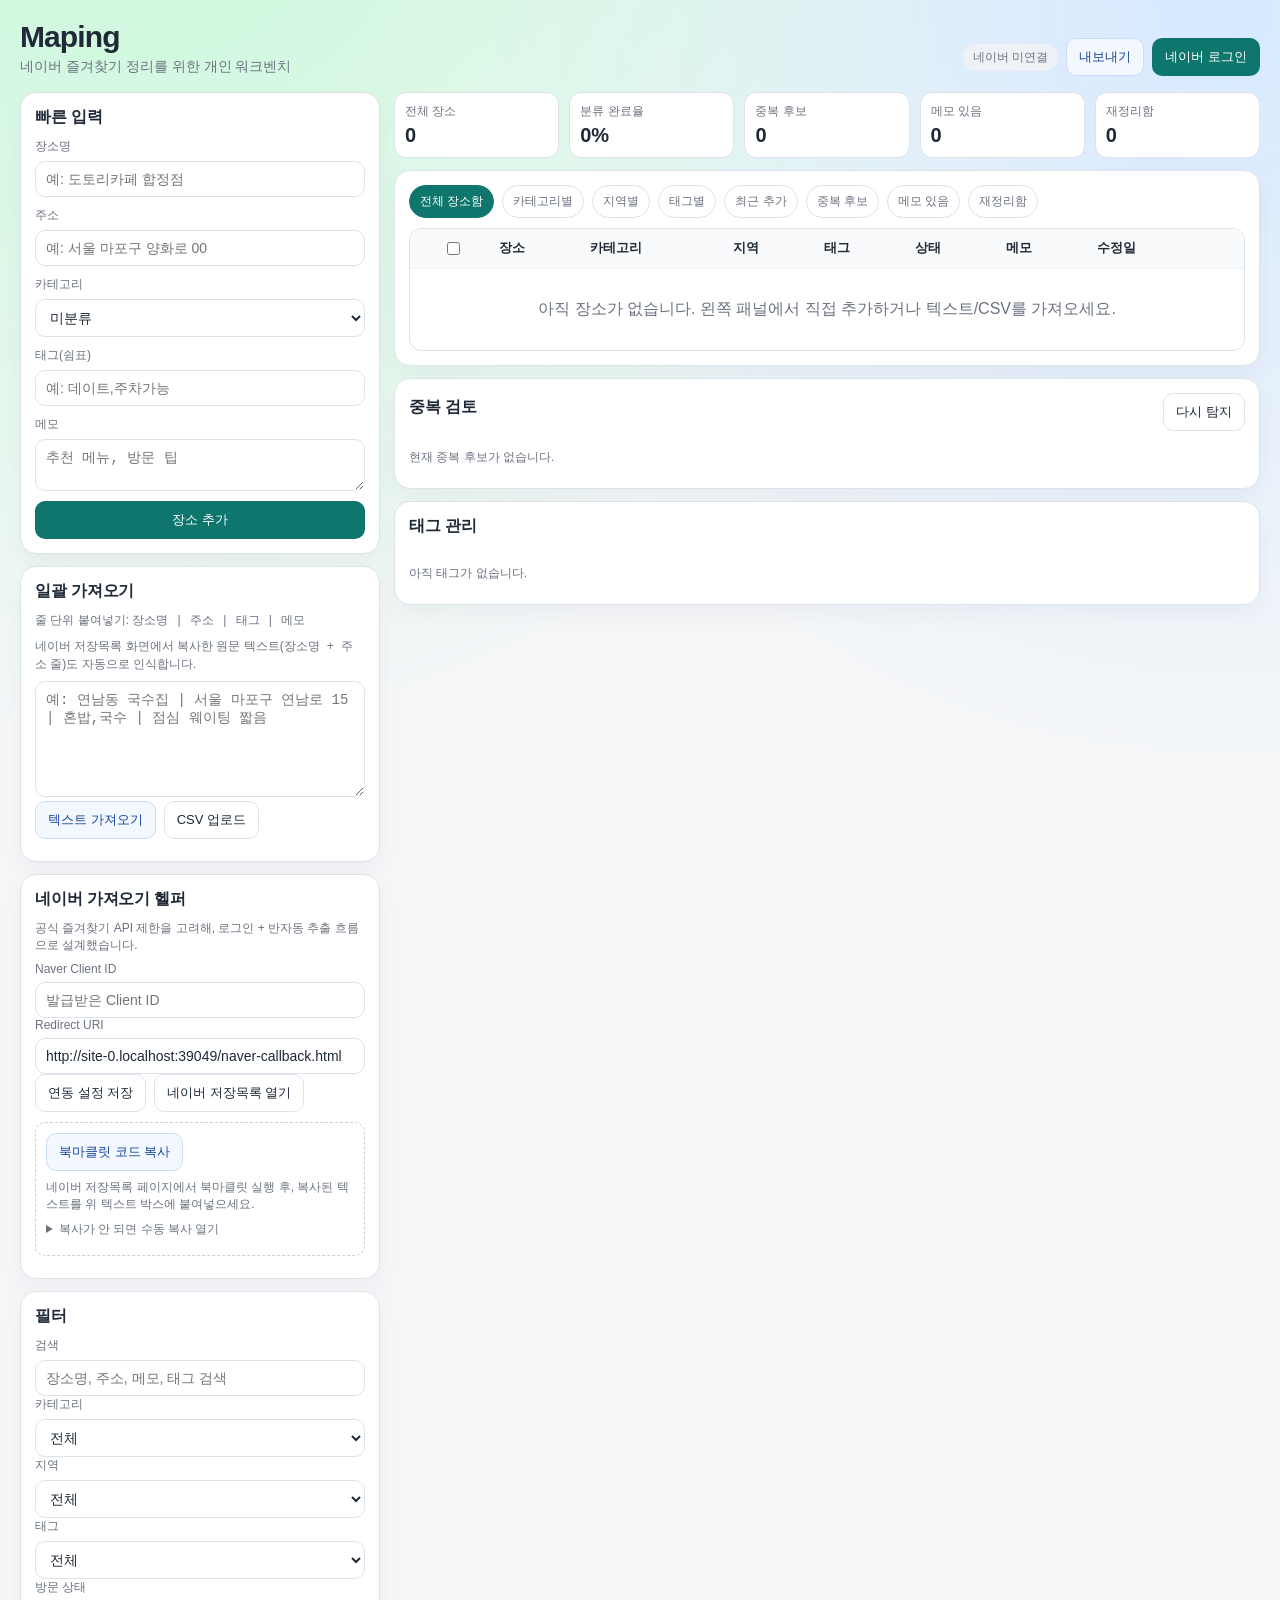
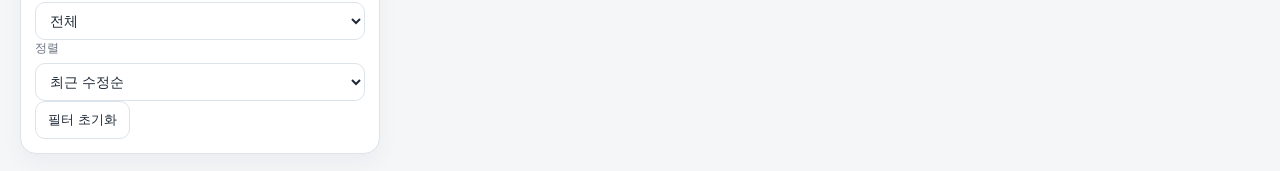
<file: index.html>
<!doctype html>
<html lang="ko">
  <head>
    <meta charset="UTF-8" />
    <meta name="viewport" content="width=device-width, initial-scale=1.0" />
    <title>Maping - 네이버 즐겨찾기 정리 워크벤치</title>
    <meta
      name="description"
      content="네이버지도 즐겨찾기를 텍스트/CSV로 가져와 분류, 태그, 중복 정리, 지역별 재탐색까지 지원하는 개인용 정리 서비스"
    />
    <link rel="stylesheet" href="./styles.css" />
  </head>
  <body>
    <div class="app-shell">
      <header class="topbar">
        <div>
          <h1>Maping</h1>
          <p>네이버 즐겨찾기 정리를 위한 개인 워크벤치</p>
        </div>
        <div class="topbar-actions">
          <span id="naverStatus" class="chip muted">네이버 미연결</span>
          <button id="openExportBtn" class="btn secondary">내보내기</button>
          <button id="connectNaverBtn" class="btn primary">네이버 로그인</button>
          <button id="disconnectNaverBtn" class="btn ghost hidden">로그아웃</button>
        </div>
      </header>

      <main class="layout">
        <aside class="sidebar">
          <section class="card">
            <h2>빠른 입력</h2>
            <form id="singleAddForm" class="form-grid">
              <label>
                장소명
                <input id="singleName" required placeholder="예: 도토리카페 합정점" />
              </label>
              <label>
                주소
                <input id="singleAddress" placeholder="예: 서울 마포구 양화로 00" />
              </label>
              <label>
                카테고리
                <select id="singleCategory"></select>
              </label>
              <label>
                태그(쉼표)
                <input id="singleTags" placeholder="예: 데이트,주차가능" />
              </label>
              <label>
                메모
                <textarea id="singleMemo" rows="2" placeholder="추천 메뉴, 방문 팁"></textarea>
              </label>
              <button class="btn primary" type="submit">장소 추가</button>
            </form>
          </section>

          <section class="card">
            <h2>일괄 가져오기</h2>
            <p class="subtext">줄 단위 붙여넣기: <code>장소명 | 주소 | 태그 | 메모</code></p>
            <p class="subtext">
              네이버 저장목록 화면에서 복사한 원문 텍스트(<code>장소명 + 주소</code> 줄)도 자동으로 인식합니다.
            </p>
            <textarea
              id="bulkTextInput"
              rows="6"
              placeholder="예: 연남동 국수집 | 서울 마포구 연남로 15 | 혼밥,국수 | 점심 웨이팅 짧음"
            ></textarea>
            <div class="row">
              <button id="importTextBtn" class="btn secondary">텍스트 가져오기</button>
              <label class="btn ghost file-btn">
                CSV 업로드
                <input id="csvFileInput" type="file" accept=".csv,text/csv" />
              </label>
            </div>
            <p id="importResult" class="subtext"></p>
          </section>

          <section class="card">
            <h2>네이버 가져오기 헬퍼</h2>
            <p class="subtext">
              공식 즐겨찾기 API 제한을 고려해, 로그인 + 반자동 추출 흐름으로 설계했습니다.
            </p>
            <label>
              Naver Client ID
              <input id="naverClientIdInput" placeholder="발급받은 Client ID" />
            </label>
            <label>
              Redirect URI
              <input id="naverRedirectInput" placeholder="예: http://localhost:5500/naver-callback.html" />
            </label>
            <div class="row">
              <button id="saveNaverConfigBtn" class="btn ghost">연동 설정 저장</button>
              <a
                class="btn ghost"
                href="https://map.naver.com/v5/my/place"
                target="_blank"
                rel="noreferrer"
                >네이버 저장목록 열기</a
              >
            </div>
            <div class="bookmarklet-wrap">
              <button id="copyBookmarkletBtn" class="btn secondary" type="button">북마클릿 코드 복사</button>
              <p class="subtext">
                네이버 저장목록 페이지에서 북마클릿 실행 후, 복사된 텍스트를 위 텍스트 박스에 붙여넣으세요.
              </p>
              <details id="bookmarkletManualWrap">
                <summary class="subtext">복사가 안 되면 수동 복사 열기</summary>
                <textarea
                  id="bookmarkletCodeBox"
                  rows="5"
                  readonly
                  aria-label="북마클릿 코드"
                ></textarea>
                <div class="row">
                  <button id="selectBookmarkletBtn" class="btn ghost" type="button">코드 전체 선택</button>
                </div>
              </details>
            </div>
            <p id="naverHelperMsg" class="subtext"></p>
          </section>

          <section class="card">
            <h2>필터</h2>
            <label>
              검색
              <input id="searchInput" placeholder="장소명, 주소, 메모, 태그 검색" />
            </label>
            <label>
              카테고리
              <select id="categoryFilter"></select>
            </label>
            <label>
              지역
              <select id="areaFilter"></select>
            </label>
            <label>
              태그
              <select id="tagFilter"></select>
            </label>
            <label>
              방문 상태
              <select id="visitFilter">
                <option value="">전체</option>
                <option value="미방문">미방문</option>
                <option value="방문함">방문함</option>
                <option value="재방문희망">재방문희망</option>
              </select>
            </label>
            <label>
              정렬
              <select id="sortSelect">
                <option value="updated_desc">최근 수정순</option>
                <option value="created_desc">최근 추가순</option>
                <option value="name_asc">이름순</option>
                <option value="priority_desc">정리 우선순위순</option>
              </select>
            </label>
            <button id="resetFiltersBtn" class="btn ghost">필터 초기화</button>
          </section>
        </aside>

        <section class="content">
          <div class="stats-grid" id="statsGrid"></div>

          <div class="card">
            <div class="view-tabs" id="viewTabs">
              <button data-view="all" class="tab active">전체 장소함</button>
              <button data-view="category" class="tab">카테고리별</button>
              <button data-view="area" class="tab">지역별</button>
              <button data-view="tag" class="tab">태그별</button>
              <button data-view="recent" class="tab">최근 추가</button>
              <button data-view="duplicates" class="tab">중복 후보</button>
              <button data-view="memo" class="tab">메모 있음</button>
              <button data-view="reorganized" class="tab">재정리함</button>
            </div>

            <div id="bulkBar" class="bulk-bar hidden">
              <strong id="selectedCount">0개 선택됨</strong>
              <select id="bulkCategorySelect"></select>
              <input id="bulkTagInput" placeholder="추가할 태그" />
              <button id="bulkApplyBtn" class="btn secondary">일괄 적용</button>
              <button id="bulkReorganizeBtn" class="btn ghost">재정리함으로 이동</button>
              <button id="bulkDeleteBtn" class="btn danger">선택 삭제</button>
            </div>

            <div class="table-wrap">
              <table>
                <thead>
                  <tr>
                    <th><input id="selectAllCheckbox" type="checkbox" /></th>
                    <th>장소</th>
                    <th>카테고리</th>
                    <th>지역</th>
                    <th>태그</th>
                    <th>상태</th>
                    <th>메모</th>
                    <th>수정일</th>
                    <th></th>
                  </tr>
                </thead>
                <tbody id="placeTableBody"></tbody>
              </table>
              <div id="emptyState" class="empty hidden">
                아직 장소가 없습니다. 왼쪽 패널에서 직접 추가하거나 텍스트/CSV를 가져오세요.
              </div>
            </div>
          </div>

          <div class="card">
            <div class="section-header">
              <h2>중복 검토</h2>
              <button id="refreshDuplicatesBtn" class="btn ghost">다시 탐지</button>
            </div>
            <div id="duplicateList" class="duplicate-list"></div>
          </div>

          <div class="card">
            <div class="section-header">
              <h2>태그 관리</h2>
            </div>
            <div id="tagManager" class="tag-manager"></div>
          </div>
        </section>
      </main>
    </div>

    <dialog id="editDialog">
      <form id="editForm" class="dialog-form" method="dialog">
        <h3>장소 상세 수정</h3>
        <input id="editId" type="hidden" />
        <label>
          장소명
          <input id="editName" required />
        </label>
        <label>
          주소
          <input id="editAddress" />
        </label>
        <label>
          카테고리
          <select id="editCategory"></select>
        </label>
        <label>
          서브카테고리
          <input id="editSubcategory" />
        </label>
        <label>
          태그(쉼표)
          <input id="editTags" />
        </label>
        <label>
          방문 상태
          <select id="editVisitStatus">
            <option value="미방문">미방문</option>
            <option value="방문함">방문함</option>
            <option value="재방문희망">재방문희망</option>
          </select>
        </label>
        <label>
          저장 이유
          <input id="editFavoriteReason" />
        </label>
        <label>
          메모
          <textarea id="editMemo" rows="4"></textarea>
        </label>
        <label class="checkbox-line">
          <input id="editReorganized" type="checkbox" />
          즐겨찾기 재정리함에 포함
        </label>
        <div class="dialog-actions">
          <button type="button" id="cancelEditBtn" class="btn ghost">취소</button>
          <button type="submit" class="btn primary">저장</button>
        </div>
      </form>
    </dialog>

    <dialog id="exportDialog">
      <form id="exportForm" class="dialog-form" method="dialog">
        <h3>내보내기</h3>
        <label>
          범위
          <select id="exportScope">
            <option value="filtered">현재 필터 결과</option>
            <option value="all">전체 장소</option>
          </select>
        </label>
        <label>
          형식
          <select id="exportFormat">
            <option value="csv">CSV</option>
            <option value="json">JSON</option>
          </select>
        </label>
        <div class="dialog-actions">
          <button type="button" id="cancelExportBtn" class="btn ghost">취소</button>
          <button type="submit" class="btn primary">다운로드</button>
        </div>
      </form>
    </dialog>

    <script src="./bookmarklet-helper.js?v=20260322d"></script>
    <script src="./app.js?v=20260322d"></script>
  </body>
</html>
</file>
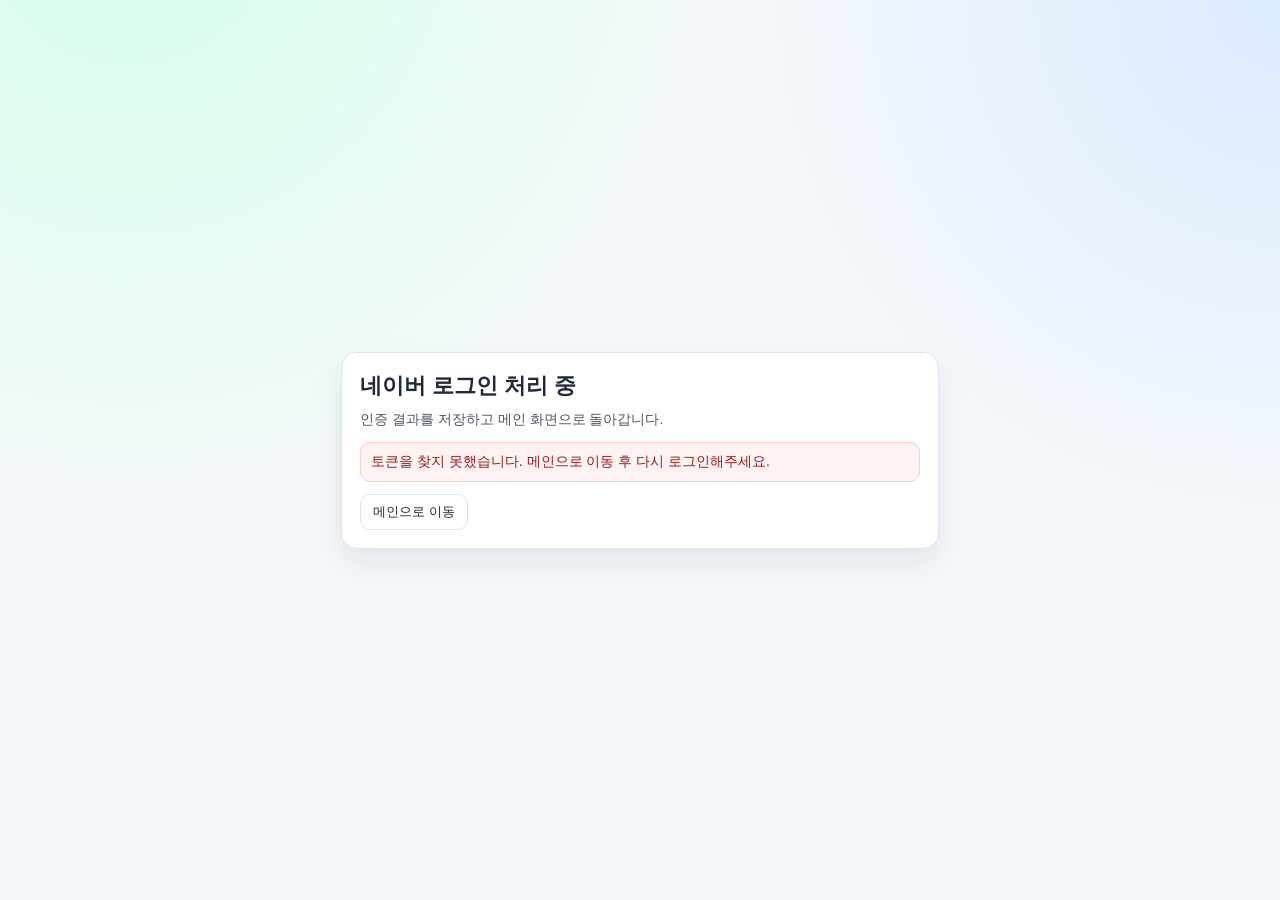
<file: naver-callback.html>
<!doctype html>
<html lang="ko">
  <head>
    <meta charset="UTF-8" />
    <meta name="viewport" content="width=device-width, initial-scale=1.0" />
    <title>네이버 로그인 콜백 처리 중</title>
    <style>
      :root {
        color-scheme: light;
      }

      body {
        margin: 0;
        min-height: 100vh;
        display: grid;
        place-items: center;
        font-family:
          "Pretendard Variable",
          Pretendard,
          -apple-system,
          BlinkMacSystemFont,
          "Segoe UI",
          sans-serif;
        background:
          radial-gradient(circle at 10% -10%, #d4ffe8 0%, transparent 40%),
          radial-gradient(circle at 100% 0%, #dcebff 0%, transparent 35%),
          #f5f8fb;
        color: #1f2937;
      }

      .card {
        width: min(560px, calc(100vw - 24px));
        border: 1px solid #dbe4ef;
        border-radius: 16px;
        background: #fff;
        box-shadow: 0 14px 30px rgba(2, 6, 23, 0.08);
        padding: 18px;
      }

      h1 {
        margin: 0 0 8px;
        font-size: 22px;
      }

      p {
        margin: 0;
        font-size: 14px;
        color: #4b5563;
        line-height: 1.5;
      }

      .status {
        margin-top: 12px;
        border: 1px solid #dbe4ef;
        border-radius: 10px;
        background: #f8fbff;
        color: #1e3a8a;
        padding: 10px;
        font-size: 14px;
      }

      .error {
        border-color: #fecaca;
        background: #fef2f2;
        color: #991b1b;
      }

      .actions {
        margin-top: 12px;
        display: flex;
        gap: 8px;
      }

      a {
        display: inline-flex;
        align-items: center;
        justify-content: center;
        border-radius: 10px;
        border: 1px solid #dbe4ef;
        text-decoration: none;
        color: #1f2937;
        background: #fff;
        padding: 8px 12px;
        font-size: 13px;
      }
    </style>
  </head>
  <body>
    <div class="card">
      <h1>네이버 로그인 처리 중</h1>
      <p>인증 결과를 저장하고 메인 화면으로 돌아갑니다.</p>
      <div id="status" class="status">토큰 정보를 확인하고 있습니다...</div>
      <div class="actions">
        <a id="backLink" href="./">메인으로 이동</a>
      </div>
    </div>

    <script>
      (function () {
        const RESULT_KEY = "maping_naver_callback_result_v1";
        const statusEl = document.getElementById("status");
        const backLink = document.getElementById("backLink");

        const pathname = window.location.pathname;
        const basePath = pathname.endsWith("/")
          ? pathname
          : pathname.slice(0, pathname.lastIndexOf("/") + 1);
        const returnUrl = `${window.location.origin}${basePath}`;
        backLink.href = returnUrl;

        const hash = window.location.hash.startsWith("#")
          ? window.location.hash.slice(1)
          : "";
        const params = new URLSearchParams(hash);
        const payload = {
          access_token: params.get("access_token") || "",
          token_type: params.get("token_type") || "",
          expires_in: params.get("expires_in") || "",
          state: params.get("state") || "",
          error: params.get("error") || "",
          error_description: params.get("error_description") || "",
          received_at: new Date().toISOString(),
        };

        try {
          const serialized = JSON.stringify(payload);
          sessionStorage.setItem(RESULT_KEY, serialized);
          localStorage.setItem(RESULT_KEY, serialized);
        } catch (error) {
          statusEl.classList.add("error");
          statusEl.textContent =
            "인증 정보를 저장하지 못했습니다. 메인으로 이동해서 다시 로그인해주세요.";
          return;
        }

        if (payload.error) {
          statusEl.classList.add("error");
          statusEl.textContent = `로그인 실패: ${
            payload.error_description || payload.error
          }`;
          return;
        }

        if (!payload.access_token) {
          statusEl.classList.add("error");
          statusEl.textContent =
            "토큰을 찾지 못했습니다. 메인으로 이동 후 다시 로그인해주세요.";
          return;
        }

        statusEl.textContent = "인증 완료. 메인 화면으로 이동합니다...";
        setTimeout(() => {
          window.location.replace(returnUrl);
        }, 900);
      })();
    </script>
  </body>
</html>
</file>
<file: styles.css>
:root {
  --bg: #f4f6f8;
  --panel: #ffffff;
  --line: #dde3ea;
  --text: #1f2937;
  --muted: #6b7280;
  --primary: #0f766e;
  --primary-strong: #0b5e58;
  --secondary: #2563eb;
  --danger: #b91c1c;
  --chip: #eef2f7;
}

* {
  box-sizing: border-box;
}

body {
  margin: 0;
  font-family:
    "Pretendard Variable",
    Pretendard,
    -apple-system,
    BlinkMacSystemFont,
    "Segoe UI",
    sans-serif;
  color: var(--text);
  background:
    radial-gradient(circle at 10% -10%, #c7f9d8 0%, transparent 40%),
    radial-gradient(circle at 95% 0%, #d6e9ff 0%, transparent 35%),
    var(--bg);
}

.app-shell {
  min-height: 100vh;
  padding: 20px;
}

.topbar {
  display: flex;
  justify-content: space-between;
  align-items: flex-end;
  gap: 16px;
  margin-bottom: 16px;
}

.topbar h1 {
  margin: 0;
  font-size: 30px;
  letter-spacing: -0.03em;
}

.topbar p {
  margin: 4px 0 0;
  color: var(--muted);
  font-size: 14px;
}

.topbar-actions {
  display: flex;
  align-items: center;
  gap: 8px;
  flex-wrap: wrap;
}

.layout {
  display: grid;
  grid-template-columns: 360px minmax(0, 1fr);
  gap: 14px;
}

.sidebar,
.content {
  display: flex;
  flex-direction: column;
  gap: 12px;
}

.card {
  background: var(--panel);
  border: 1px solid var(--line);
  border-radius: 16px;
  padding: 14px;
  box-shadow: 0 10px 22px rgba(15, 23, 42, 0.04);
}

.card h2,
.card h3 {
  margin: 0 0 10px;
  font-size: 16px;
  letter-spacing: -0.01em;
}

.subtext {
  margin: 8px 0;
  font-size: 12px;
  color: var(--muted);
  line-height: 1.4;
}

.form-grid,
.dialog-form {
  display: grid;
  gap: 10px;
}

label {
  display: grid;
  gap: 6px;
  font-size: 12px;
  color: var(--muted);
}

input,
select,
textarea {
  width: 100%;
  border: 1px solid var(--line);
  border-radius: 10px;
  padding: 9px 10px;
  color: var(--text);
  font-size: 14px;
  background: #fff;
}

input:focus,
select:focus,
textarea:focus {
  border-color: var(--secondary);
  outline: 2px solid rgba(37, 99, 235, 0.14);
}

.btn {
  border: 1px solid transparent;
  border-radius: 10px;
  padding: 9px 12px;
  font-size: 13px;
  cursor: pointer;
  transition: all 0.15s ease;
  text-decoration: none;
  display: inline-flex;
  align-items: center;
  justify-content: center;
  gap: 6px;
  white-space: nowrap;
}

.btn.primary {
  background: var(--primary);
  color: #fff;
}

.btn.primary:hover {
  background: var(--primary-strong);
}

.btn.secondary {
  background: #f3f8ff;
  border-color: #c9dbff;
  color: #1745a2;
}

.btn.secondary:hover {
  background: #e8f1ff;
}

.btn.ghost {
  background: #fff;
  border-color: var(--line);
  color: var(--text);
}

.btn.ghost:hover {
  background: #f8fafc;
}

.btn.danger {
  background: #fee2e2;
  border-color: #fecaca;
  color: var(--danger);
}

.btn.danger:hover {
  background: #fecaca;
}

.chip {
  padding: 5px 10px;
  border-radius: 999px;
  font-size: 12px;
}

.chip.muted {
  background: var(--chip);
  color: var(--muted);
}

.chip.success {
  background: #dcfce7;
  color: #166534;
}

.row {
  display: flex;
  gap: 8px;
  flex-wrap: wrap;
  align-items: center;
}

.file-btn input {
  display: none;
}

.bookmarklet-wrap {
  border: 1px dashed #c7d2e0;
  border-radius: 10px;
  padding: 10px;
  margin-top: 10px;
}

.stats-grid {
  display: grid;
  grid-template-columns: repeat(5, minmax(0, 1fr));
  gap: 10px;
}

.stat {
  border: 1px solid var(--line);
  border-radius: 12px;
  background: #fff;
  padding: 10px;
}

.stat-label {
  color: var(--muted);
  font-size: 12px;
}

.stat-value {
  margin-top: 4px;
  font-size: 20px;
  font-weight: 600;
}

.view-tabs {
  display: flex;
  flex-wrap: wrap;
  gap: 8px;
  margin-bottom: 10px;
}

.tab {
  border: 1px solid var(--line);
  border-radius: 999px;
  background: #fff;
  color: var(--muted);
  font-size: 12px;
  padding: 7px 10px;
  cursor: pointer;
}

.tab.active {
  background: #0f766e;
  color: #fff;
  border-color: #0f766e;
}

.bulk-bar {
  display: flex;
  flex-wrap: wrap;
  gap: 8px;
  align-items: center;
  border: 1px solid #bee3f8;
  background: #f0f9ff;
  border-radius: 10px;
  padding: 10px;
  margin-bottom: 10px;
}

.bulk-bar input,
.bulk-bar select {
  width: auto;
  min-width: 150px;
}

.table-wrap {
  border: 1px solid var(--line);
  border-radius: 12px;
  overflow: hidden;
  background: #fff;
}

table {
  width: 100%;
  border-collapse: collapse;
}

thead {
  background: #f8fafc;
}

th,
td {
  padding: 10px;
  border-bottom: 1px solid #edf2f7;
  font-size: 13px;
  text-align: left;
  vertical-align: top;
}

tbody tr:hover {
  background: #fafcff;
}

.place-name {
  font-weight: 600;
}

.mini {
  font-size: 12px;
  color: var(--muted);
}

.tag {
  display: inline-flex;
  align-items: center;
  border-radius: 999px;
  border: 1px solid #dbe4f3;
  background: #f8fbff;
  color: #334155;
  padding: 2px 8px;
  font-size: 11px;
  margin: 0 4px 4px 0;
}

.empty {
  padding: 30px 16px;
  text-align: center;
  color: var(--muted);
}

.section-header {
  display: flex;
  justify-content: space-between;
  gap: 10px;
  align-items: center;
  margin-bottom: 10px;
}

.duplicate-list {
  display: grid;
  gap: 10px;
}

.duplicate-card {
  border: 1px solid var(--line);
  border-radius: 12px;
  padding: 10px;
}

.duplicate-items {
  display: grid;
  gap: 6px;
  margin: 8px 0;
}

.duplicate-item {
  border: 1px solid #e6edf5;
  border-radius: 9px;
  padding: 8px;
  background: #fbfdff;
}

.tag-manager {
  display: flex;
  flex-wrap: wrap;
  gap: 8px;
}

.tag-chip {
  display: flex;
  gap: 8px;
  align-items: center;
  border: 1px solid var(--line);
  border-radius: 999px;
  padding: 6px 10px;
  font-size: 12px;
}

.hidden {
  display: none !important;
}

dialog {
  border: none;
  border-radius: 14px;
  padding: 0;
  width: min(540px, calc(100vw - 24px));
  box-shadow: 0 20px 44px rgba(2, 6, 23, 0.32);
}

dialog::backdrop {
  background: rgba(2, 6, 23, 0.44);
}

.dialog-form {
  padding: 16px;
}

.dialog-actions {
  display: flex;
  justify-content: flex-end;
  gap: 8px;
}

.checkbox-line {
  display: flex;
  align-items: center;
  gap: 8px;
  color: var(--text);
  font-size: 13px;
}

.checkbox-line input {
  width: auto;
}

@media (max-width: 1120px) {
  .layout {
    grid-template-columns: 1fr;
  }

  .stats-grid {
    grid-template-columns: repeat(2, minmax(0, 1fr));
  }
}

@media (max-width: 720px) {
  .app-shell {
    padding: 12px;
  }

  .topbar {
    flex-direction: column;
    align-items: flex-start;
  }

  .stats-grid {
    grid-template-columns: 1fr;
  }

  th:nth-child(4),
  td:nth-child(4),
  th:nth-child(6),
  td:nth-child(6),
  th:nth-child(8),
  td:nth-child(8) {
    display: none;
  }
}
</file>
